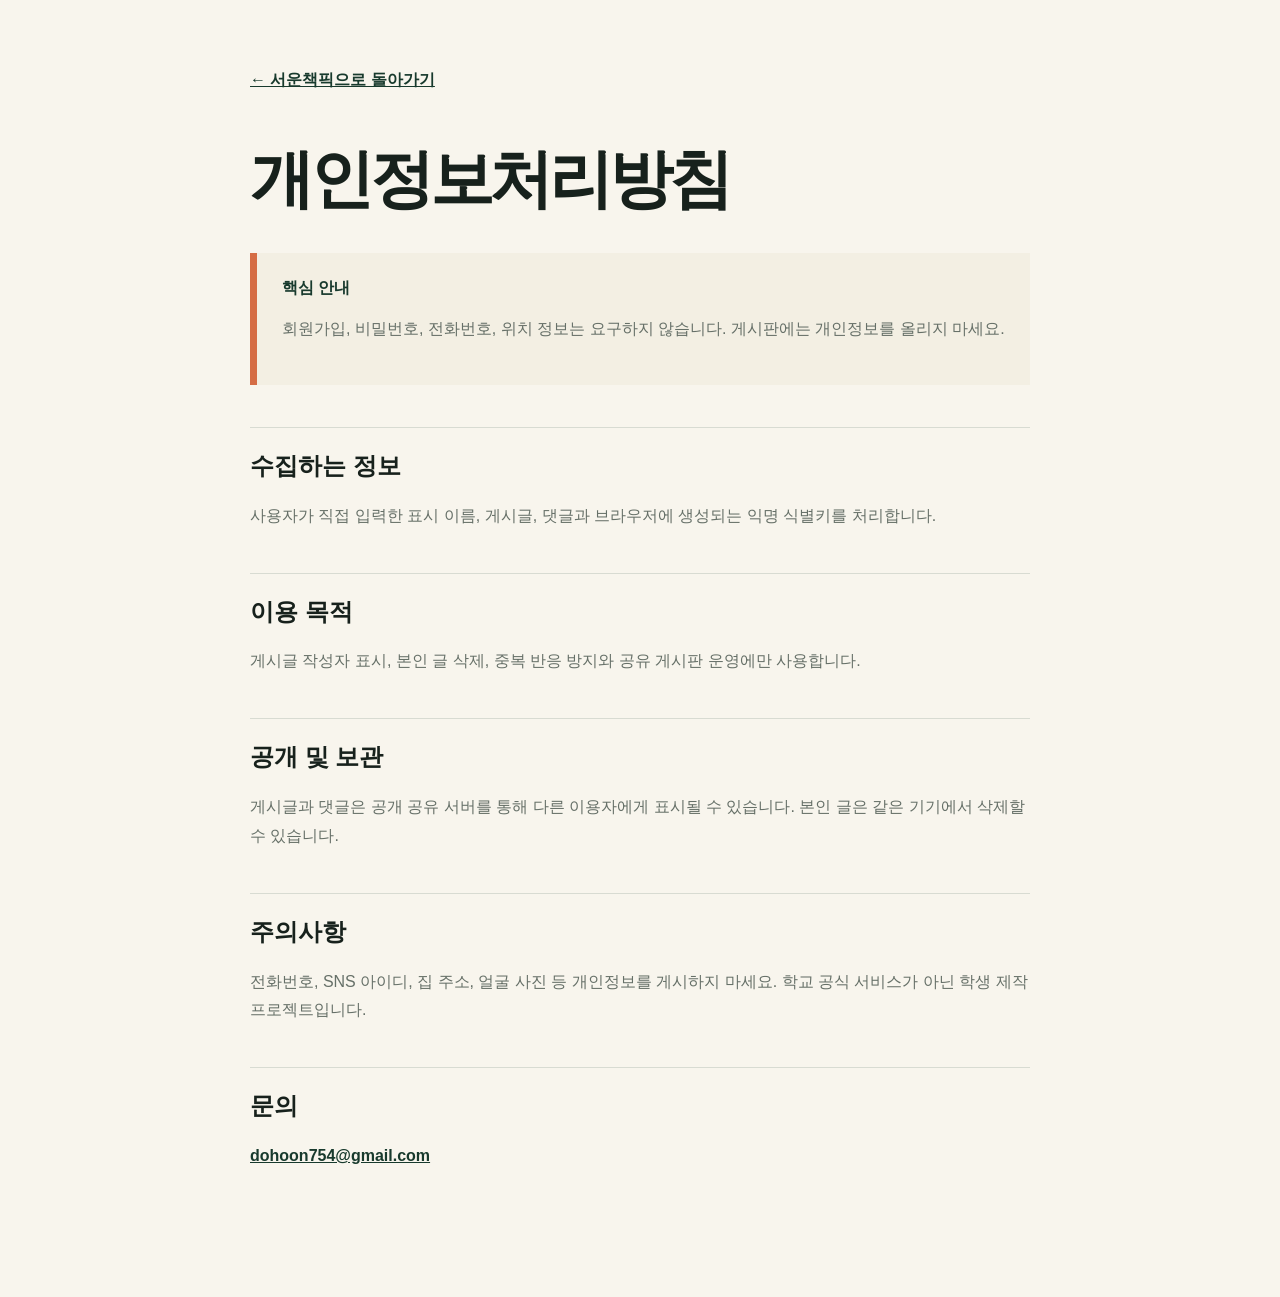
<file: privacy.html>
<!doctype html><html lang="ko"><head><meta charset="utf-8"><meta name="viewport" content="width=device-width,initial-scale=1"><meta name="theme-color" content="#183a2d"><title>개인정보처리방침 — 서운책픽</title><style>body{margin:0;background:#f8f5ed;color:#17211c;font-family:Pretendard,'Malgun Gothic',Arial,sans-serif}main{max-width:780px;margin:auto;padding:70px 24px 110px}a{color:#183a2d;font-weight:800}h1{margin:45px 0 30px;font-size:clamp(42px,8vw,64px);letter-spacing:-.065em}h2{margin-top:42px;padding-top:22px;border-top:1px solid rgba(24,58,45,.14)}p,li{line-height:1.8;color:#667068}.box{padding:25px;border-left:7px solid #d56d45;background:#f3efe3}.box b{color:#183a2d}</style></head><body><main><a href="index.html">← 서운책픽으로 돌아가기</a><h1>개인정보처리방침</h1><div class="box"><b>핵심 안내</b><p>회원가입, 비밀번호, 전화번호, 위치 정보는 요구하지 않습니다. 게시판에는 개인정보를 올리지 마세요.</p></div><h2>수집하는 정보</h2><p>사용자가 직접 입력한 표시 이름, 게시글, 댓글과 브라우저에 생성되는 익명 식별키를 처리합니다.</p><h2>이용 목적</h2><p>게시글 작성자 표시, 본인 글 삭제, 중복 반응 방지와 공유 게시판 운영에만 사용합니다.</p><h2>공개 및 보관</h2><p>게시글과 댓글은 공개 공유 서버를 통해 다른 이용자에게 표시될 수 있습니다. 본인 글은 같은 기기에서 삭제할 수 있습니다.</p><h2>주의사항</h2><p>전화번호, SNS 아이디, 집 주소, 얼굴 사진 등 개인정보를 게시하지 마세요. 학교 공식 서비스가 아닌 학생 제작 프로젝트입니다.</p><h2>문의</h2><p><a href="mailto:dohoon754@gmail.com">dohoon754@gmail.com</a></p></main></body></html>
</file>
